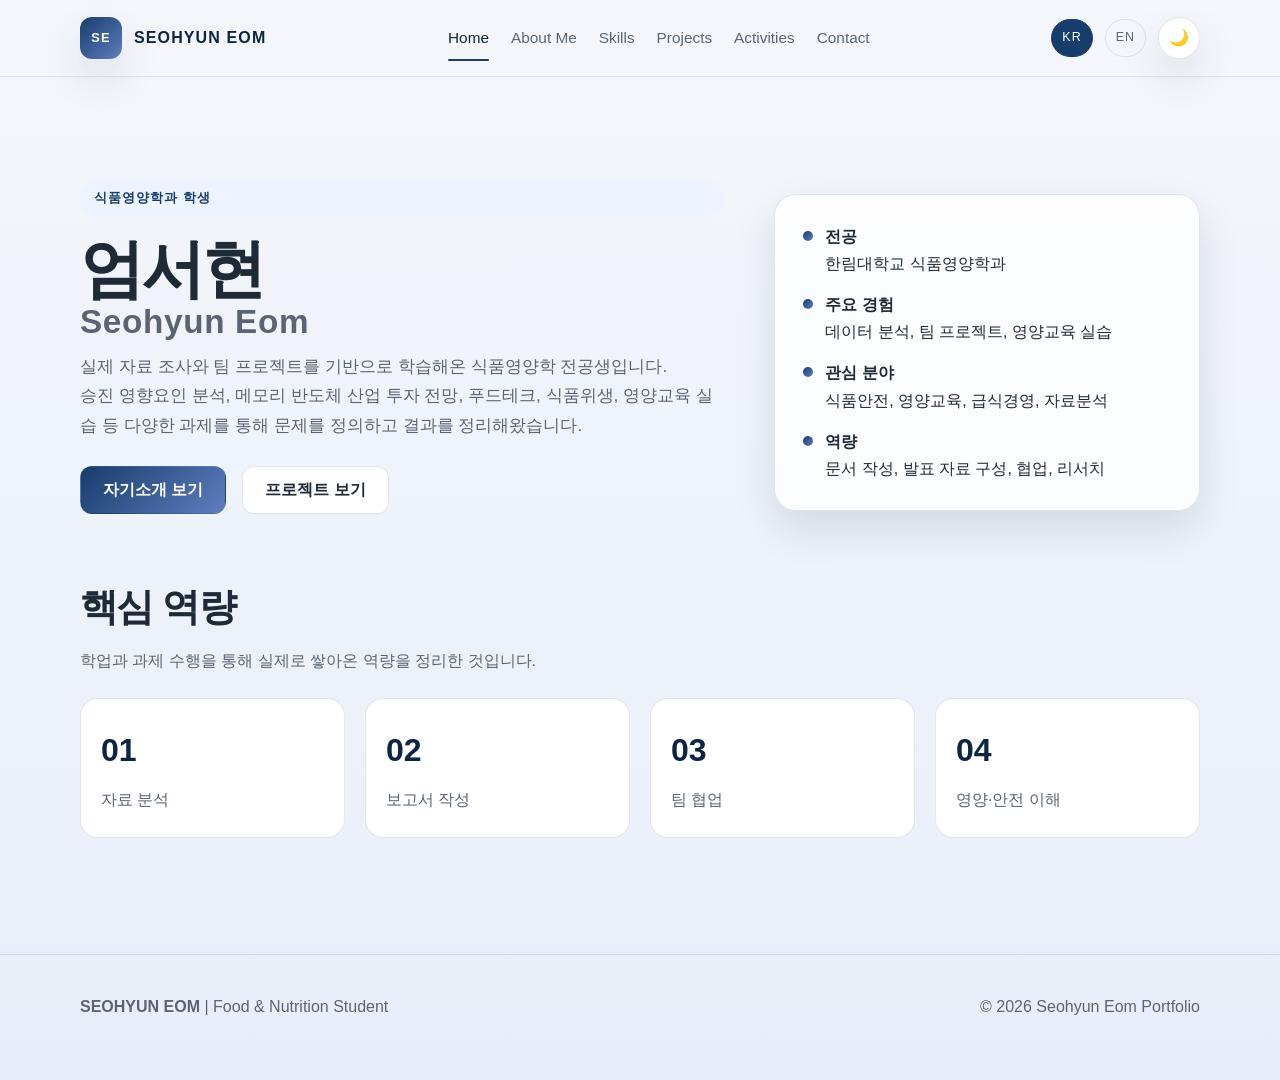
<file: index.html>
<!DOCTYPE html>
<html lang="ko">
  <head>
    <meta charset="UTF-8" />
    <meta name="viewport" content="width=device-width, initial-scale=1.0" />
    <title>Seohyun Eom | Portfolio</title>
    <meta name="description" content="엄서현의 실제 학습 및 프로젝트 경험을 바탕으로 한 식품영양학 포트폴리오입니다." />
    <link rel="stylesheet" href="assets/css/styles.css" />
  </head>
  <body data-theme="light" data-lang="ko">
    <header class="topbar">
      <div class="container nav">
        <a class="brand" href="index.html">
          <span class="brand-mark">SE</span>
          <span>SEOHYUN EOM</span>
        </a>

        <nav class="nav-links" aria-label="Main navigation">
          <a href="index.html" class="active">Home</a>
          <a href="about.html">About Me</a>
          <a href="skills.html">Skills</a>
          <a href="projects.html">Projects</a>
          <a href="activities.html">Activities</a>
          <a href="contact.html">Contact</a>
        </nav>

        <div class="header-actions">
          <button class="lang-switch is-active" type="button" data-lang-toggle="ko">KR</button>
          <button class="lang-switch" type="button" data-lang-toggle="en">EN</button>
          <button class="theme-button" type="button" data-theme-toggle aria-label="Toggle theme">🌙</button>
        </div>
      </div>
    </header>

    <main>
      <section class="container hero">
        <div class="hero-copy">
          <span class="eyebrow lang-ko">식품영양학과 학생</span>
          <span class="eyebrow lang-en">Nutrition & Food Science Student</span>

          <h1>
            엄서현
            <span>Seohyun Eom</span>
          </h1>

          <p class="lang-ko">
            실제 자료 조사와 팀 프로젝트를 기반으로 학습해온 식품영양학 전공생입니다.<br />
            승진 영향요인 분석, 메모리 반도체 산업 투자 전망, 푸드테크, 식품위생, 영양교육 실습 등 다양한 과제를 통해 문제를 정의하고 결과를 정리해왔습니다.
          </p>
          <p class="lang-en">
            I am a food and nutrition major who has grown by working on real research and team projects.<br />
            I have explored topics such as promotion-factor analysis, semiconductor investment outlook, food tech, food hygiene, and nutrition education through practical assignments and reporting.
          </p>

          <div class="hero-actions">
            <a class="primary-button" href="about.html">
              <span class="lang-ko">자기소개 보기</span>
              <span class="lang-en">View profile</span>
            </a>
            <a class="secondary-button" href="projects.html">
              <span class="lang-ko">프로젝트 보기</span>
              <span class="lang-en">See projects</span>
            </a>
          </div>
        </div>

        <aside class="hero-panel">
          <ul class="info-list">
            <li>
              <span class="dot"></span>
              <span class="lang-ko"><strong>전공</strong><br />한림대학교 식품영양학과</span>
              <span class="lang-en"><strong>Major</strong><br />Department of Food and Nutrition, Hallym University</span>
            </li>
            <li>
              <span class="dot"></span>
              <span class="lang-ko"><strong>주요 경험</strong><br />데이터 분석, 팀 프로젝트, 영양교육 실습</span>
              <span class="lang-en"><strong>Key experience</strong><br />Data analysis, team projects, nutrition education practice</span>
            </li>
            <li>
              <span class="dot"></span>
              <span class="lang-ko"><strong>관심 분야</strong><br />식품안전, 영양교육, 급식경영, 자료분석</span>
              <span class="lang-en"><strong>Interests</strong><br />Food safety, nutrition education, food service management, data analysis</span>
            </li>
            <li>
              <span class="dot"></span>
              <span class="lang-ko"><strong>역량</strong><br />문서 작성, 발표 자료 구성, 협업, 리서치</span>
              <span class="lang-en"><strong>Strengths</strong><br />Documentation, presentation design, collaboration, research</span>
            </li>
          </ul>
        </aside>
      </section>

      <section class="container section">
        <div class="section-heading">
          <h2 class="lang-ko">핵심 역량</h2>
          <h2 class="lang-en">Core strengths</h2>
          <p class="lang-ko">학업과 과제 수행을 통해 실제로 쌓아온 역량을 정리한 것입니다.</p>
          <p class="lang-en">A summary of strengths built through academic work and practical assignments.</p>
        </div>

        <div class="metrics-grid">
          <div class="metric-card">
            <strong>01</strong>
            <span class="lang-ko">자료 분석</span>
            <span class="lang-en">Data analysis</span>
          </div>
          <div class="metric-card">
            <strong>02</strong>
            <span class="lang-ko">보고서 작성</span>
            <span class="lang-en">Report writing</span>
          </div>
          <div class="metric-card">
            <strong>03</strong>
            <span class="lang-ko">팀 협업</span>
            <span class="lang-en">Teamwork</span>
          </div>
          <div class="metric-card">
            <strong>04</strong>
            <span class="lang-ko">영양·안전 이해</span>
            <span class="lang-en">Nutrition & safety</span>
          </div>
        </div>
      </section>
    </main>

    <footer>
      <div class="container footer-inner">
        <div>
          <strong>SEOHYUN EOM</strong>
          <span> | Food & Nutrition Student</span>
        </div>
        <div>© 2026 Seohyun Eom Portfolio</div>
      </div>
    </footer>

    <script src="assets/js/main.js"></script>
  </body>
</html>
</file>
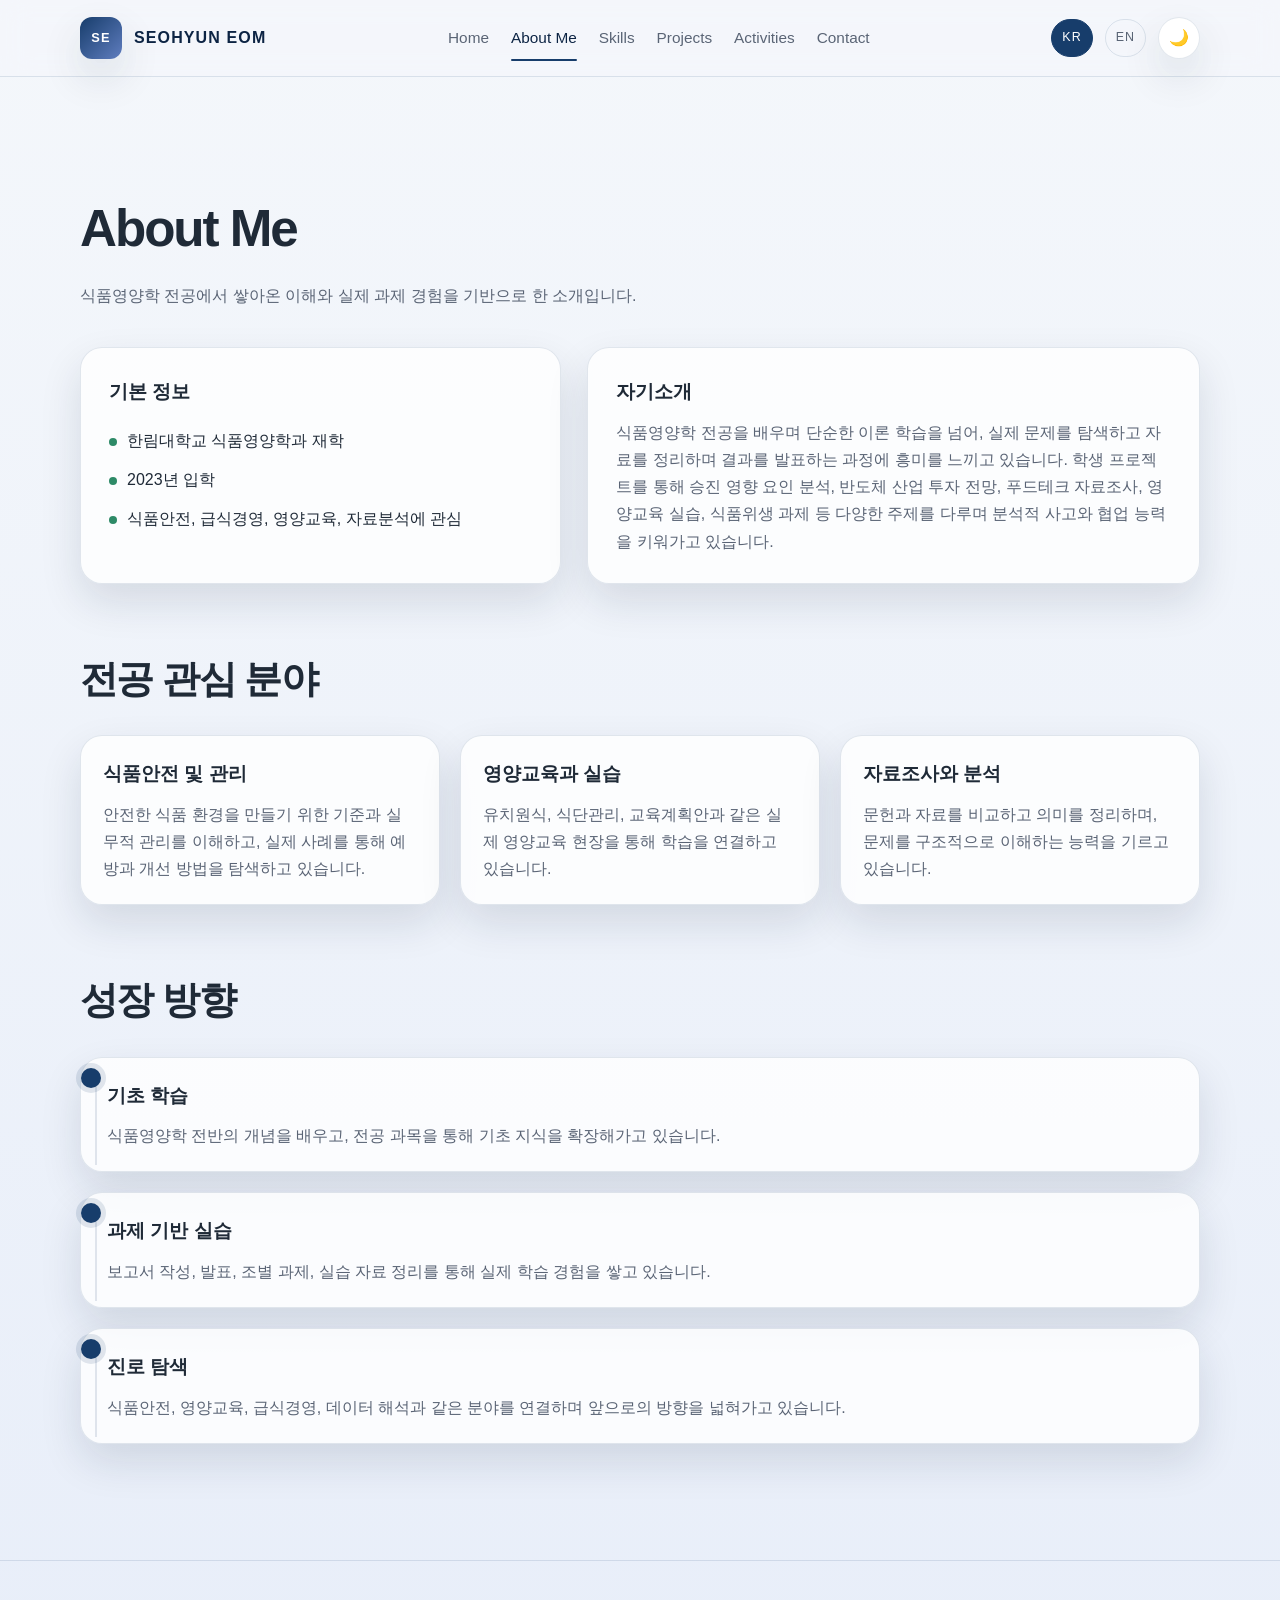
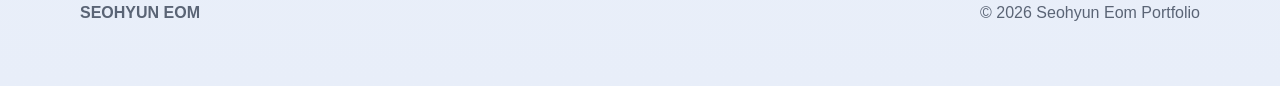
<file: about.html>
<!DOCTYPE html>
<html lang="ko">
  <head>
    <meta charset="UTF-8" />
    <meta name="viewport" content="width=device-width, initial-scale=1.0" />
    <title>About Me | Seohyun Eom</title>
    <meta name="description" content="엄서현의 학습 경로와 실제 과제 기반 경험을 정리한 자기소개 페이지입니다." />
    <link rel="stylesheet" href="assets/css/styles.css" />
  </head>
  <body data-theme="light" data-lang="ko">
    <header class="topbar">
      <div class="container nav">
        <a class="brand" href="index.html">
          <span class="brand-mark">SE</span>
          <span>SEOHYUN EOM</span>
        </a>
        <nav class="nav-links" aria-label="Main navigation">
          <a href="index.html">Home</a>
          <a href="about.html" class="active">About Me</a>
          <a href="skills.html">Skills</a>
          <a href="projects.html">Projects</a>
          <a href="activities.html">Activities</a>
          <a href="contact.html">Contact</a>
        </nav>
        <div class="header-actions">
          <button class="lang-switch is-active" type="button" data-lang-toggle="ko">KR</button>
          <button class="lang-switch" type="button" data-lang-toggle="en">EN</button>
          <button class="theme-button" type="button" data-theme-toggle aria-label="Toggle theme">🌙</button>
        </div>
      </div>
    </header>

    <main>
      <section class="container page-header">
        <h1 class="lang-ko">About Me</h1>
        <h1 class="lang-en">About Me</h1>
        <p class="lang-ko">식품영양학 전공에서 쌓아온 이해와 실제 과제 경험을 기반으로 한 소개입니다.</p>
        <p class="lang-en">An introduction grounded in my food and nutrition studies and hands-on project experience.</p>
      </section>

      <section class="container section">
        <div class="profile-layout">
          <aside class="profile-box">
            <h3 class="lang-ko">기본 정보</h3>
            <h3 class="lang-en">Profile</h3>
            <ul>
              <li class="lang-ko">한림대학교 식품영양학과 재학</li>
              <li class="lang-en">Student in the Department of Food and Nutrition, Hallym University</li>
              <li class="lang-ko">2023년 입학</li>
              <li class="lang-en">Enrolled in 2023</li>
              <li class="lang-ko">식품안전, 급식경영, 영양교육, 자료분석에 관심</li>
              <li class="lang-en">Interested in food safety, food service management, nutrition education, and data analysis</li>
            </ul>
          </aside>

          <div class="profile-box">
            <h3 class="lang-ko">자기소개</h3>
            <h3 class="lang-en">Introduction</h3>
            <p class="lang-ko">
              식품영양학 전공을 배우며 단순한 이론 학습을 넘어, 실제 문제를 탐색하고 자료를 정리하며 결과를 발표하는 과정에 흥미를 느끼고 있습니다.
              학생 프로젝트를 통해 승진 영향 요인 분석, 반도체 산업 투자 전망, 푸드테크 자료조사, 영양교육 실습, 식품위생 과제 등 다양한 주제를 다루며 분석적 사고와 협업 능력을 키워가고 있습니다.
            </p>
            <p class="lang-en">
              While studying food and nutrition, I became interested in going beyond theory and exploring real issues by collecting data, organizing findings, and presenting outcomes.
              Through student projects, I have worked on topics such as promotion-factor analysis, semiconductor industry investment outlook, food-tech research, nutrition education practice, and food hygiene reports, which strengthened both analytical thinking and teamwork.
            </p>
          </div>
        </div>
      </section>

      <section class="container section">
        <div class="section-heading">
          <h2 class="lang-ko">전공 관심 분야</h2>
          <h2 class="lang-en">Academic interests</h2>
        </div>

        <div class="value-grid">
          <article class="info-card">
            <h3 class="lang-ko">식품안전 및 관리</h3>
            <h3 class="lang-en">Food safety and management</h3>
            <p class="lang-ko">안전한 식품 환경을 만들기 위한 기준과 실무적 관리를 이해하고, 실제 사례를 통해 예방과 개선 방법을 탐색하고 있습니다.</p>
            <p class="lang-en">I am learning the standards and practical measures needed to maintain safe food environments and exploring prevention strategies through real cases.</p>
          </article>
          <article class="info-card">
            <h3 class="lang-ko">영양교육과 실습</h3>
            <h3 class="lang-en">Nutrition education and practice</h3>
            <p class="lang-ko">유치원식, 식단관리, 교육계획안과 같은 실제 영양교육 현장을 통해 학습을 연결하고 있습니다.</p>
            <p class="lang-en">I connect classroom learning with real nutrition education settings such as child nutrition plans, meal management, and educational programs.</p>
          </article>
          <article class="info-card">
            <h3 class="lang-ko">자료조사와 분석</h3>
            <h3 class="lang-en">Research and analysis</h3>
            <p class="lang-ko">문헌과 자료를 비교하고 의미를 정리하며, 문제를 구조적으로 이해하는 능력을 기르고 있습니다.</p>
            <p class="lang-en">I am developing the ability to compare sources, summarize meaning, and understand problems in a structured way.</p>
          </article>
        </div>
      </section>

      <section class="container section">
        <div class="section-heading">
          <h2 class="lang-ko">성장 방향</h2>
          <h2 class="lang-en">Growth direction</h2>
        </div>

        <div class="timeline">
          <article class="timeline-item">
            <span class="year"></span>
            <h3 class="lang-ko">기초 학습</h3>
            <h3 class="lang-en">Foundational learning</h3>
            <p class="lang-ko">식품영양학 전반의 개념을 배우고, 전공 과목을 통해 기초 지식을 확장해가고 있습니다.</p>
            <p class="lang-en">Expanding foundational knowledge through core concepts and major coursework.</p>
          </article>

          <article class="timeline-item">
            <span class="year"></span>
            <h3 class="lang-ko">과제 기반 실습</h3>
            <h3 class="lang-en">Project-based practice</h3>
            <p class="lang-ko">보고서 작성, 발표, 조별 과제, 실습 자료 정리를 통해 실제 학습 경험을 쌓고 있습니다.</p>
            <p class="lang-en">Gaining practical experience through reports, presentations, group assignments, and practice-based documentation.</p>
          </article>

          <article class="timeline-item">
            <span class="year"></span>
            <h3 class="lang-ko">진로 탐색</h3>
            <h3 class="lang-en">Career exploration</h3>
            <p class="lang-ko">식품안전, 영양교육, 급식경영, 데이터 해석과 같은 분야를 연결하며 앞으로의 방향을 넓혀가고 있습니다.</p>
            <p class="lang-en">Broadening my direction by connecting food safety, nutrition education, service management, and data interpretation.</p>
          </article>
        </div>
      </section>
    </main>

    <footer>
      <div class="container footer-inner">
        <div><strong>SEOHYUN EOM</strong></div>
        <div>© 2026 Seohyun Eom Portfolio</div>
      </div>
    </footer>

    <script src="assets/js/main.js"></script>
  </body>
</html>
</file>
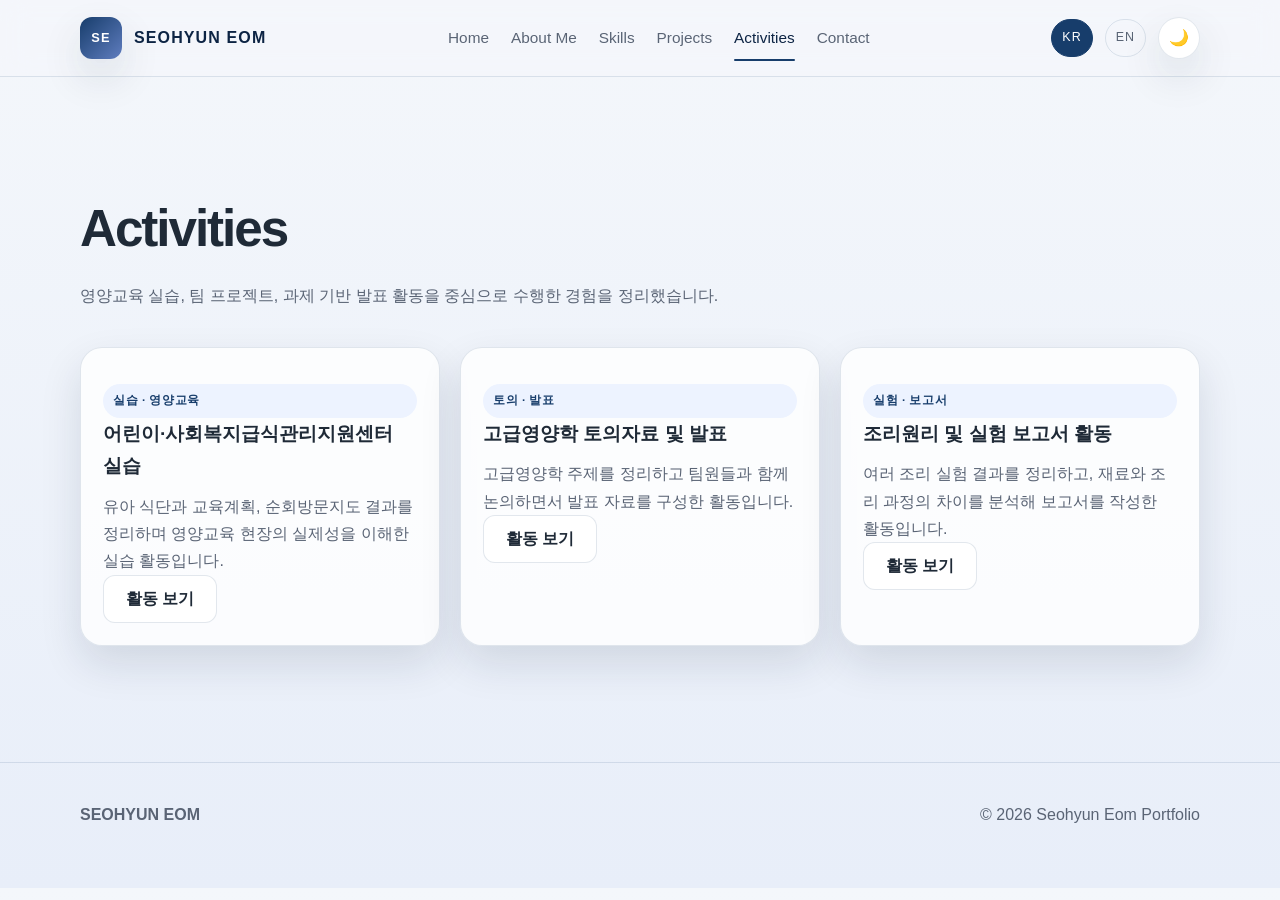
<file: activities.html>
<!DOCTYPE html>
<html lang="ko">
  <head>
    <meta charset="UTF-8" />
    <meta name="viewport" content="width=device-width, initial-scale=1.0" />
    <title>Activities | Seohyun Eom</title>
    <meta name="description" content="실제 학습과 실습을 통해 수행한 활동과 협업 경험을 정리한 페이지입니다." />
    <link rel="stylesheet" href="assets/css/styles.css" />
  </head>
  <body data-theme="light" data-lang="ko">
    <header class="topbar">
      <div class="container nav">
        <a class="brand" href="index.html">
          <span class="brand-mark">SE</span>
          <span>SEOHYUN EOM</span>
        </a>
        <nav class="nav-links" aria-label="Main navigation">
          <a href="index.html">Home</a>
          <a href="about.html">About Me</a>
          <a href="skills.html">Skills</a>
          <a href="projects.html">Projects</a>
          <a href="activities.html" class="active">Activities</a>
          <a href="contact.html">Contact</a>
        </nav>
        <div class="header-actions">
          <button class="lang-switch is-active" type="button" data-lang-toggle="ko">KR</button>
          <button class="lang-switch" type="button" data-lang-toggle="en">EN</button>
          <button class="theme-button" type="button" data-theme-toggle aria-label="Toggle theme">🌙</button>
        </div>
      </div>
    </header>

    <main>
      <section class="container page-header">
        <h1 class="lang-ko">Activities</h1>
        <h1 class="lang-en">Activities</h1>
        <p class="lang-ko">영양교육 실습, 팀 프로젝트, 과제 기반 발표 활동을 중심으로 수행한 경험을 정리했습니다.</p>
        <p class="lang-en">A summary of my nutrition education practice, team projects, and assignment-based presentations.</p>
      </section>

      <section class="container section">
        <div id="activities-grid" class="activity-grid"></div>
      </section>
    </main>

    <footer>
      <div class="container footer-inner">
        <div><strong>SEOHYUN EOM</strong></div>
        <div>© 2026 Seohyun Eom Portfolio</div>
      </div>
    </footer>

    <script src="assets/js/main.js"></script>
  </body>
</html>
</file>
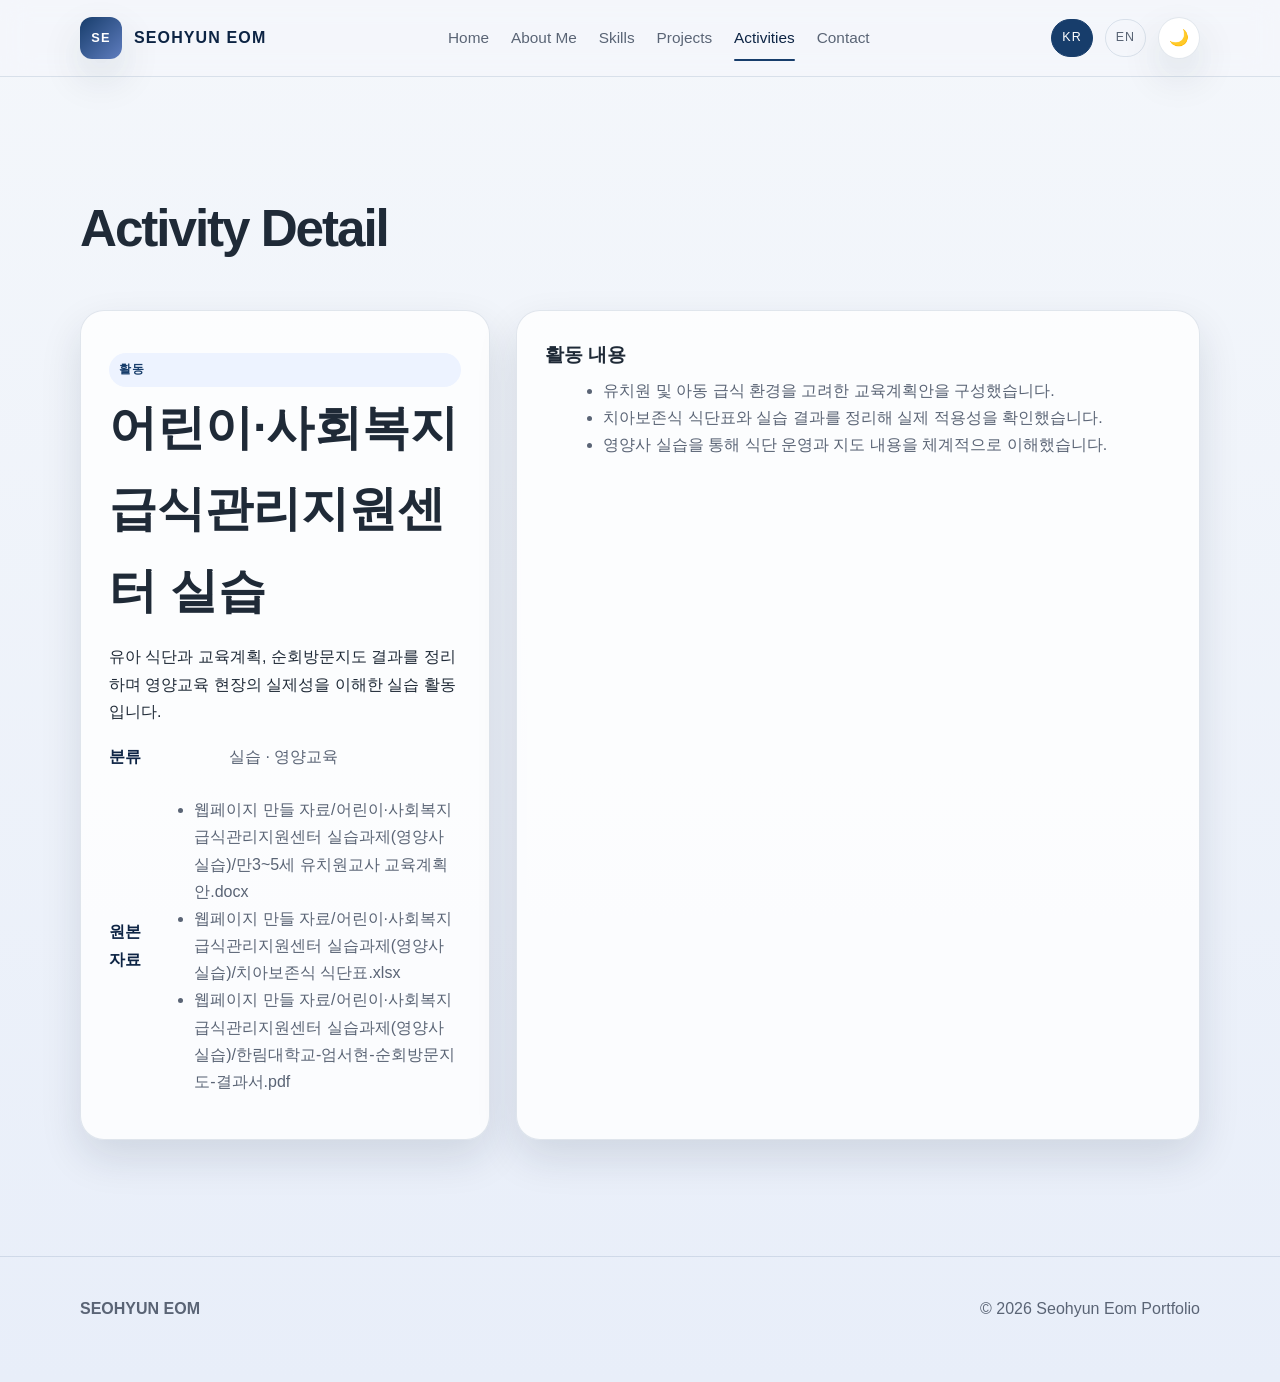
<file: activity-detail.html>
<!DOCTYPE html>
<html lang="ko">
  <head>
    <meta charset="UTF-8" />
    <meta name="viewport" content="width=device-width, initial-scale=1.0" />
    <title>Activity Detail | Seohyun Eom</title>
    <meta name="description" content="활동 상세 정보를 보여주는 페이지입니다." />
    <link rel="stylesheet" href="assets/css/styles.css" />
  </head>
  <body data-theme="light" data-lang="ko">
    <header class="topbar">
      <div class="container nav">
        <a class="brand" href="index.html">
          <span class="brand-mark">SE</span>
          <span>SEOHYUN EOM</span>
        </a>
        <nav class="nav-links" aria-label="Main navigation">
          <a href="index.html">Home</a>
          <a href="about.html">About Me</a>
          <a href="skills.html">Skills</a>
          <a href="projects.html">Projects</a>
          <a href="activities.html" class="active">Activities</a>
          <a href="contact.html">Contact</a>
        </nav>
        <div class="header-actions">
          <button class="lang-switch is-active" type="button" data-lang-toggle="ko">KR</button>
          <button class="lang-switch" type="button" data-lang-toggle="en">EN</button>
          <button class="theme-button" type="button" data-theme-toggle aria-label="Toggle theme">🌙</button>
        </div>
      </div>
    </header>

    <main>
      <section class="container page-header">
        <h1 class="lang-ko">Activity Detail</h1>
        <h1 class="lang-en">Activity Detail</h1>
      </section>

      <section class="container section detail-layout">
        <aside class="detail-panel">
          <span class="pill lang-ko">활동</span>
          <span class="pill lang-en">Activity</span>
          <h2 data-detail-title></h2>
          <div data-detail-summary></div>
          <div class="meta-list">
            <div class="meta-item">
              <span class="meta-key lang-ko">분류</span>
              <span class="meta-key lang-en">Category</span>
              <span class="lang-ko" data-detail-category-ko>학습·협업 활동</span>
              <span class="lang-en" data-detail-category-en>Learning and collaboration</span>
            </div>
            <div class="meta-item">
              <span class="meta-key lang-ko">원본 자료</span>
              <span class="meta-key lang-en">Source files</span>
              <ul data-detail-sources></ul>
            </div>
          </div>
        </aside>

        <section class="detail-panel">
          <div class="detail-content">
            <div>
              <h3 class="lang-ko">활동 내용</h3>
              <h3 class="lang-en">Main points</h3>
              <ul data-detail-list></ul>
            </div>
          </div>
        </section>
      </section>
    </main>

    <footer>
      <div class="container footer-inner">
        <div><strong>SEOHYUN EOM</strong></div>
        <div>© 2026 Seohyun Eom Portfolio</div>
      </div>
    </footer>

    <script src="assets/js/main.js"></script>
  </body>
</html>
</file>
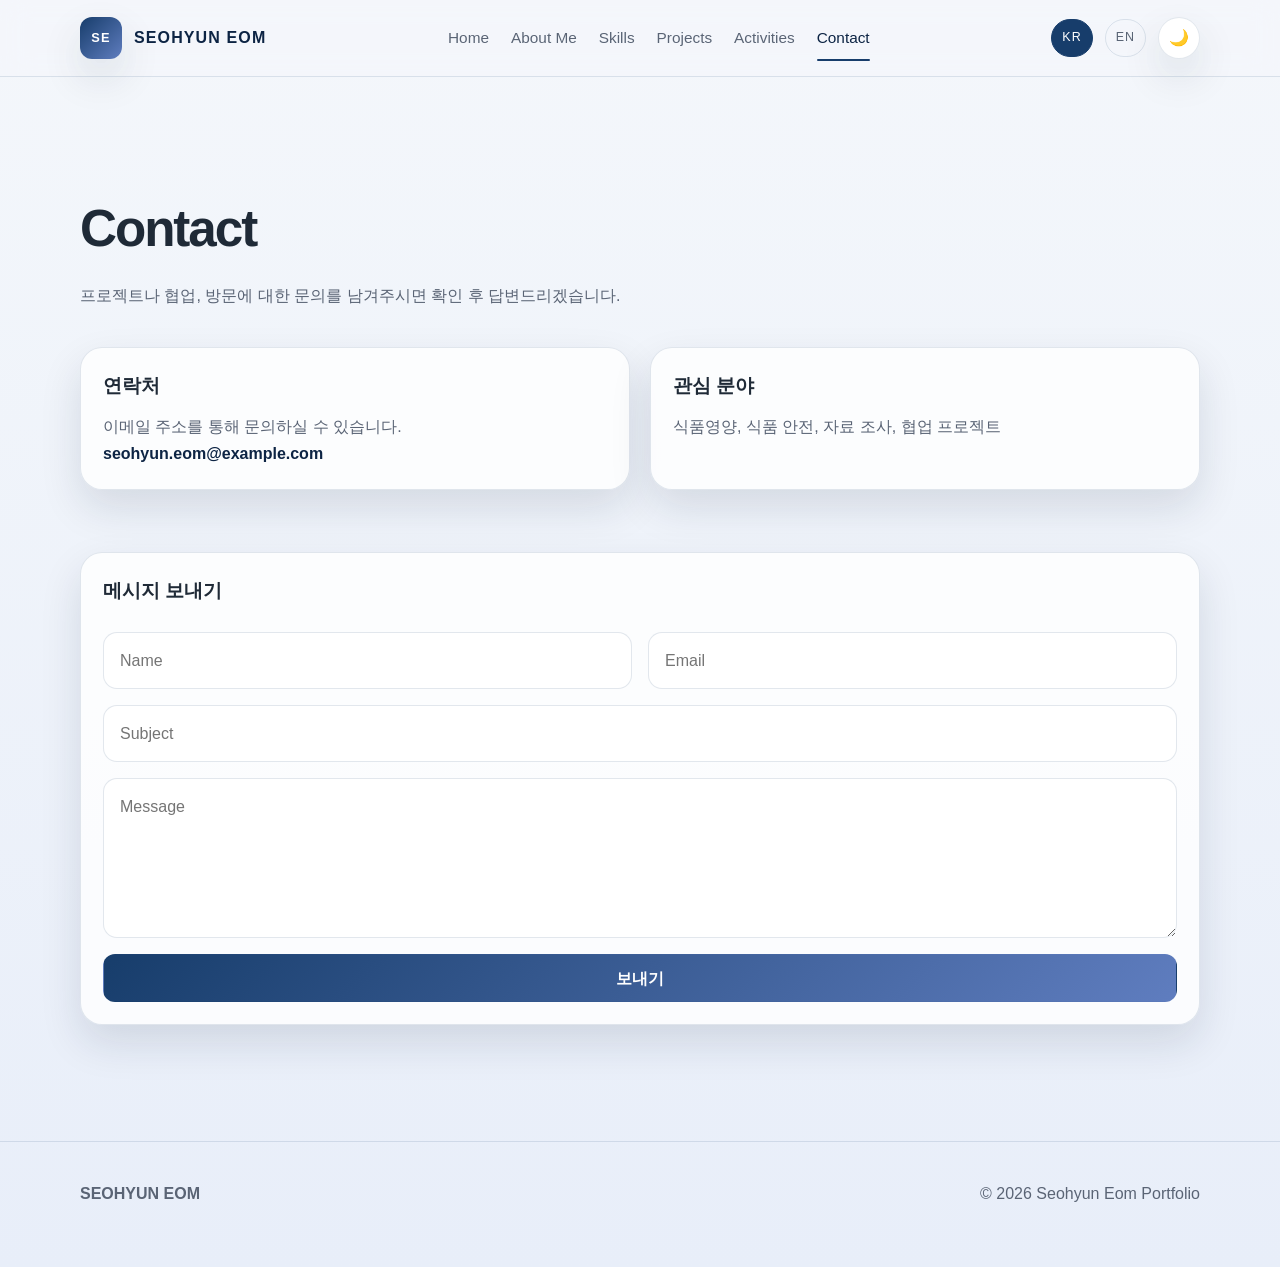
<file: contact.html>
<!DOCTYPE html>
<html lang="ko">
  <head>
    <meta charset="UTF-8" />
    <meta name="viewport" content="width=device-width, initial-scale=1.0" />
    <title>Contact | Seohyun Eom</title>
    <meta name="description" content="엄서현 포트폴리오의 연락 페이지입니다." />
    <link rel="stylesheet" href="assets/css/styles.css" />
  </head>
  <body data-theme="light" data-lang="ko">
    <header class="topbar">
      <div class="container nav">
        <a class="brand" href="index.html">
          <span class="brand-mark">SE</span>
          <span>SEOHYUN EOM</span>
        </a>
        <nav class="nav-links" aria-label="Main navigation">
          <a href="index.html">Home</a>
          <a href="about.html">About Me</a>
          <a href="skills.html">Skills</a>
          <a href="projects.html">Projects</a>
          <a href="activities.html">Activities</a>
          <a href="contact.html" class="active">Contact</a>
        </nav>
        <div class="header-actions">
          <button class="lang-switch is-active" type="button" data-lang-toggle="ko">KR</button>
          <button class="lang-switch" type="button" data-lang-toggle="en">EN</button>
          <button class="theme-button" type="button" data-theme-toggle aria-label="Toggle theme">🌙</button>
        </div>
      </div>
    </header>

    <main>
      <section class="container page-header">
        <h1 class="lang-ko">Contact</h1>
        <h1 class="lang-en">Contact</h1>
        <p class="lang-ko">프로젝트나 협업, 방문에 대한 문의를 남겨주시면 확인 후 답변드리겠습니다.</p>
        <p class="lang-en">Please send a message for inquiries about projects, collaboration, or visits.</p>
      </section>

      <section class="container section contact-grid">
        <article class="contact-card">
          <h3 class="lang-ko">연락처</h3>
          <h3 class="lang-en">Contact info</h3>
          <p class="lang-ko">이메일 주소를 통해 문의하실 수 있습니다.</p>
          <p class="lang-en">You can reach me by email.</p>
          <a href="mailto:seohyun.eom@example.com">seohyun.eom@example.com</a>
        </article>

        <article class="contact-card">
          <h3 class="lang-ko">관심 분야</h3>
          <h3 class="lang-en">Areas of interest</h3>
          <p class="lang-ko">식품영양, 식품 안전, 자료 조사, 협업 프로젝트</p>
          <p class="lang-en">Food and nutrition, food safety, research, and collaborative projects</p>
        </article>
      </section>

      <section class="container section">
        <div class="contact-card">
          <h3 class="lang-ko">메시지 보내기</h3>
          <h3 class="lang-en">Send a message</h3>
          <form class="form-box" action="mailto:seohyun.eom@example.com" method="post" enctype="text/plain">
            <div class="form-row">
              <input type="text" name="name" placeholder="Name" aria-label="Name" />
              <input type="email" name="email" placeholder="Email" aria-label="Email" />
            </div>
            <input type="text" name="subject" placeholder="Subject" aria-label="Subject" />
            <textarea name="message" placeholder="Message" aria-label="Message"></textarea>
            <button class="primary-button" type="submit">
              <span class="lang-ko">보내기</span>
              <span class="lang-en">Send</span>
            </button>
          </form>
        </div>
      </section>
    </main>

    <footer>
      <div class="container footer-inner">
        <div><strong>SEOHYUN EOM</strong></div>
        <div>© 2026 Seohyun Eom Portfolio</div>
      </div>
    </footer>

    <script src="assets/js/main.js"></script>
  </body>
</html>
</file>
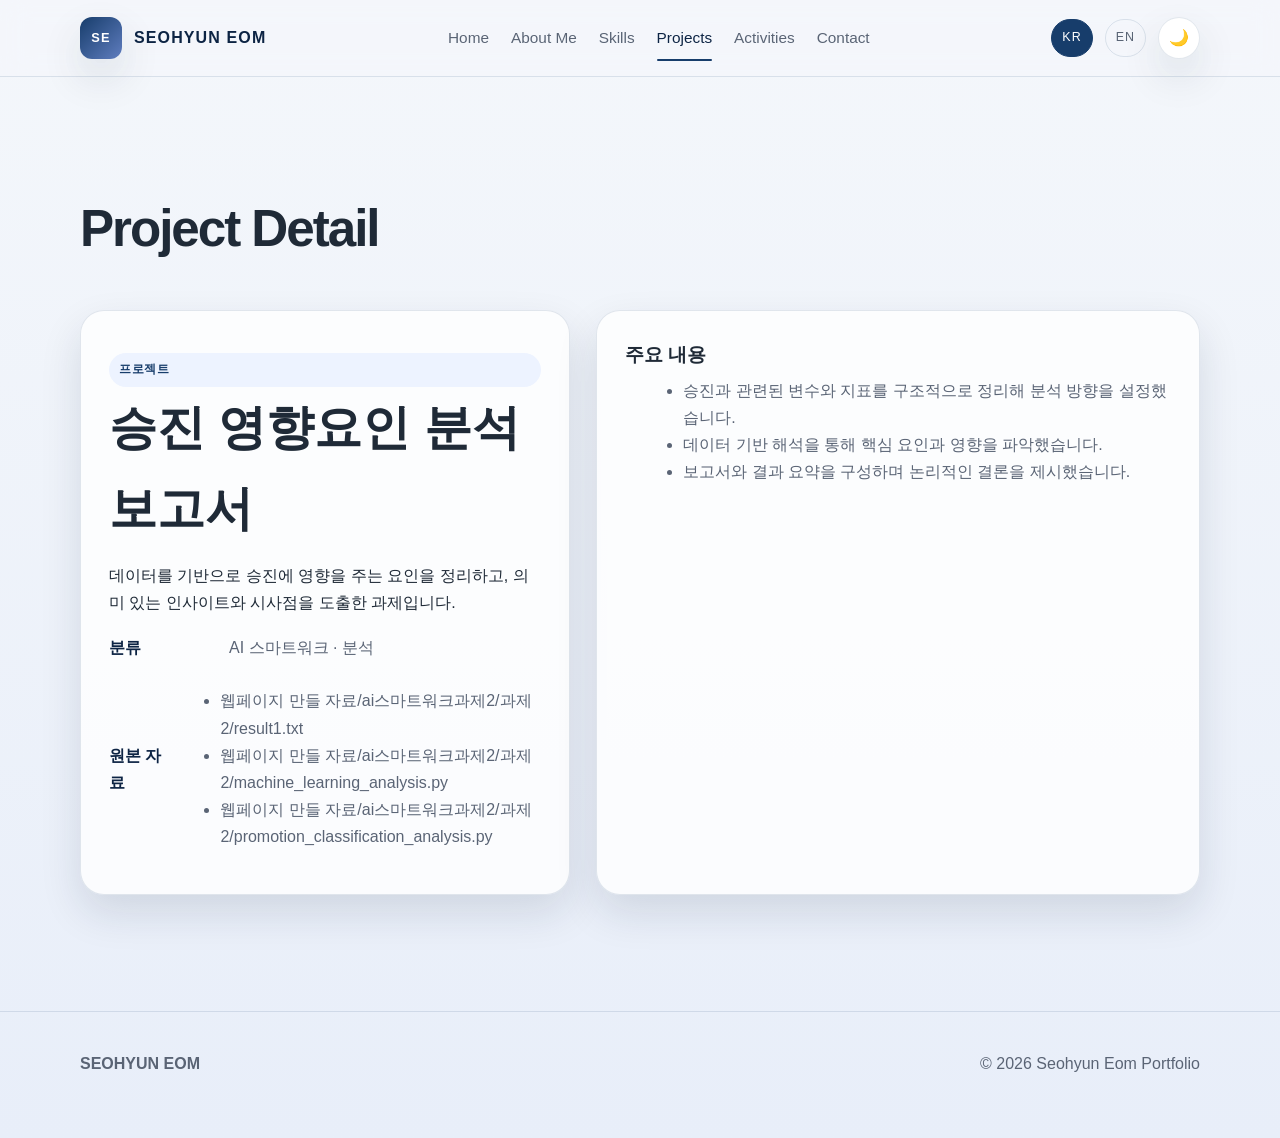
<file: project-detail.html>
<!DOCTYPE html>
<html lang="ko">
  <head>
    <meta charset="UTF-8" />
    <meta name="viewport" content="width=device-width, initial-scale=1.0" />
    <title>Project Detail | Seohyun Eom</title>
    <meta name="description" content="프로젝트 상세 정보를 보여주는 페이지입니다." />
    <link rel="stylesheet" href="assets/css/styles.css" />
  </head>
  <body data-theme="light" data-lang="ko">
    <header class="topbar">
      <div class="container nav">
        <a class="brand" href="index.html">
          <span class="brand-mark">SE</span>
          <span>SEOHYUN EOM</span>
        </a>
        <nav class="nav-links" aria-label="Main navigation">
          <a href="index.html">Home</a>
          <a href="about.html">About Me</a>
          <a href="skills.html">Skills</a>
          <a href="projects.html" class="active">Projects</a>
          <a href="activities.html">Activities</a>
          <a href="contact.html">Contact</a>
        </nav>
        <div class="header-actions">
          <button class="lang-switch is-active" type="button" data-lang-toggle="ko">KR</button>
          <button class="lang-switch" type="button" data-lang-toggle="en">EN</button>
          <button class="theme-button" type="button" data-theme-toggle aria-label="Toggle theme">🌙</button>
        </div>
      </div>
    </header>

    <main>
      <section class="container page-header">
        <h1 class="lang-ko">Project Detail</h1>
        <h1 class="lang-en">Project Detail</h1>
      </section>

      <section class="container section detail-layout">
        <aside class="detail-panel">
          <span class="pill lang-ko">프로젝트</span>
          <span class="pill lang-en">Project</span>
          <h2 data-detail-title></h2>
          <div data-detail-summary></div>
          <div class="meta-list">
            <div class="meta-item">
              <span class="meta-key lang-ko">분류</span>
              <span class="meta-key lang-en">Category</span>
              <span class="lang-ko" data-detail-category-ko>식품·영양 관련</span>
              <span class="lang-en" data-detail-category-en>Food & nutrition</span>
            </div>
            <div class="meta-item">
              <span class="meta-key lang-ko">원본 자료</span>
              <span class="meta-key lang-en">Source files</span>
              <ul data-detail-sources></ul>
            </div>
          </div>
        </aside>

        <section class="detail-panel">
          <div class="detail-content">
            <div>
              <h3 class="lang-ko">주요 내용</h3>
              <h3 class="lang-en">Highlights</h3>
              <ul data-detail-list></ul>
            </div>
          </div>
        </section>
      </section>
    </main>

    <footer>
      <div class="container footer-inner">
        <div><strong>SEOHYUN EOM</strong></div>
        <div>© 2026 Seohyun Eom Portfolio</div>
      </div>
    </footer>

    <script src="assets/js/main.js"></script>
  </body>
</html>
</file>
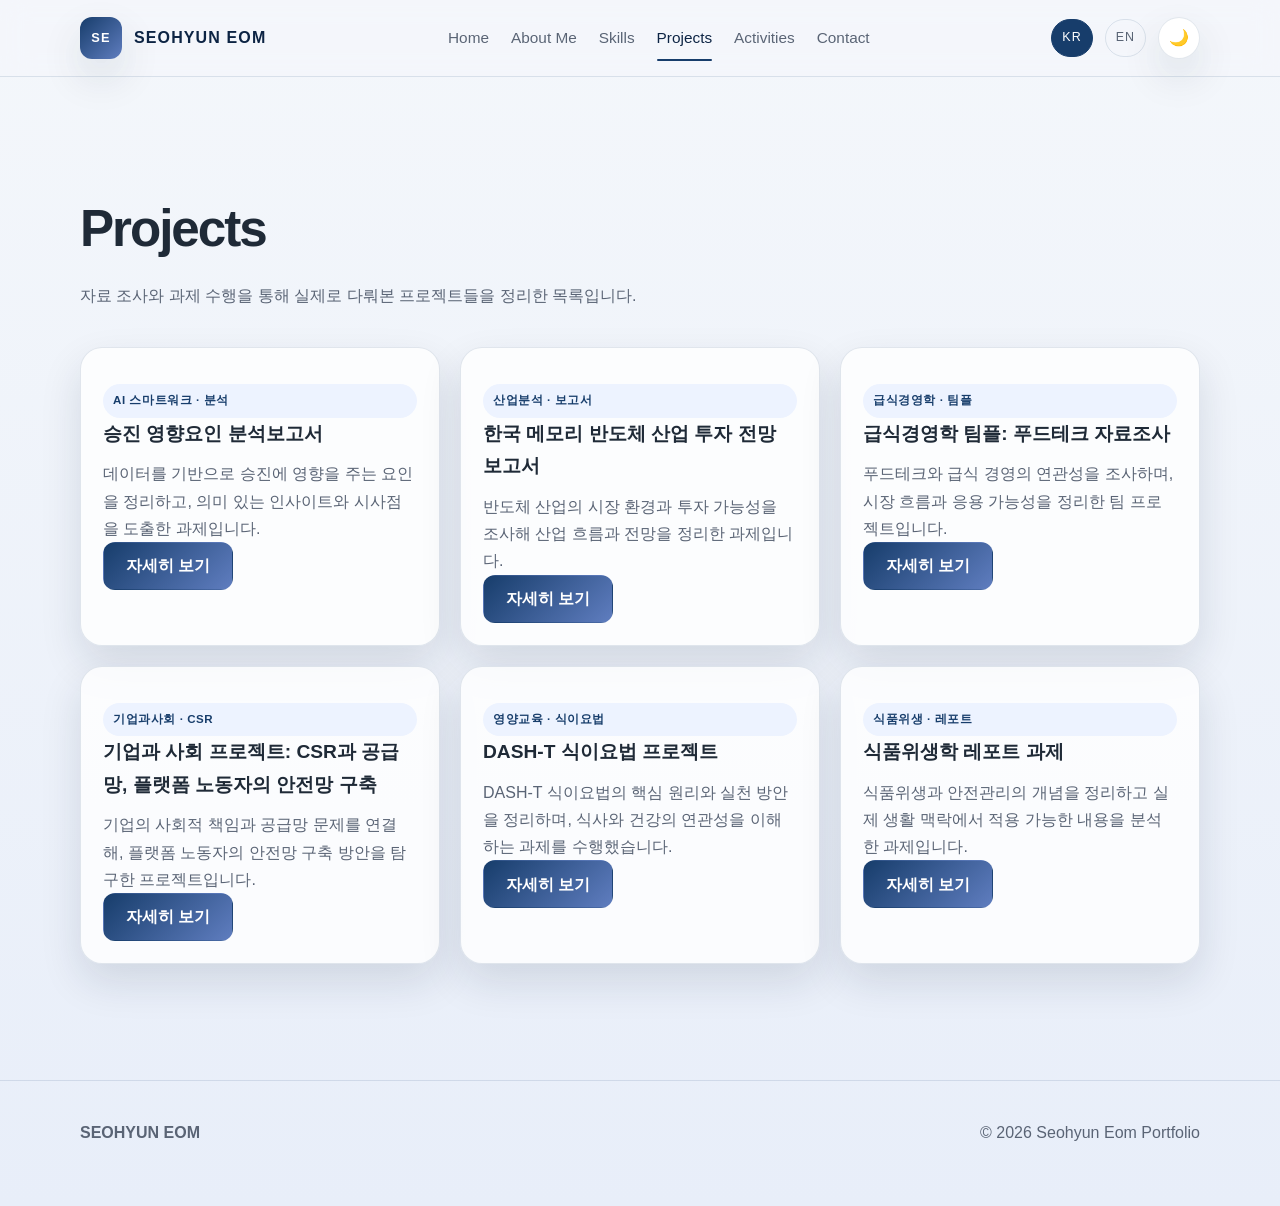
<file: projects.html>
<!DOCTYPE html>
<html lang="ko">
  <head>
    <meta charset="UTF-8" />
    <meta name="viewport" content="width=device-width, initial-scale=1.0" />
    <title>Projects | Seohyun Eom</title>
    <meta name="description" content="실제 자료 기반으로 수행한 프로젝트와 연구 경험을 정리한 포트폴리오 페이지입니다." />
    <link rel="stylesheet" href="assets/css/styles.css" />
  </head>
  <body data-theme="light" data-lang="ko">
    <header class="topbar">
      <div class="container nav">
        <a class="brand" href="index.html">
          <span class="brand-mark">SE</span>
          <span>SEOHYUN EOM</span>
        </a>
        <nav class="nav-links" aria-label="Main navigation">
          <a href="index.html">Home</a>
          <a href="about.html">About Me</a>
          <a href="skills.html">Skills</a>
          <a href="projects.html" class="active">Projects</a>
          <a href="activities.html">Activities</a>
          <a href="contact.html">Contact</a>
        </nav>
        <div class="header-actions">
          <button class="lang-switch is-active" type="button" data-lang-toggle="ko">KR</button>
          <button class="lang-switch" type="button" data-lang-toggle="en">EN</button>
          <button class="theme-button" type="button" data-theme-toggle aria-label="Toggle theme">🌙</button>
        </div>
      </div>
    </header>

    <main>
      <section class="container page-header">
        <h1 class="lang-ko">Projects</h1>
        <h1 class="lang-en">Projects</h1>
        <p class="lang-ko">자료 조사와 과제 수행을 통해 실제로 다뤄본 프로젝트들을 정리한 목록입니다.</p>
        <p class="lang-en">A portfolio of projects developed through research, study, and assignment-based work.</p>
      </section>

      <section class="container section">
        <div id="projects-grid" class="project-grid"></div>
      </section>
    </main>

    <footer>
      <div class="container footer-inner">
        <div><strong>SEOHYUN EOM</strong></div>
        <div>© 2026 Seohyun Eom Portfolio</div>
      </div>
    </footer>

    <script src="assets/js/main.js"></script>
  </body>
</html>
</file>
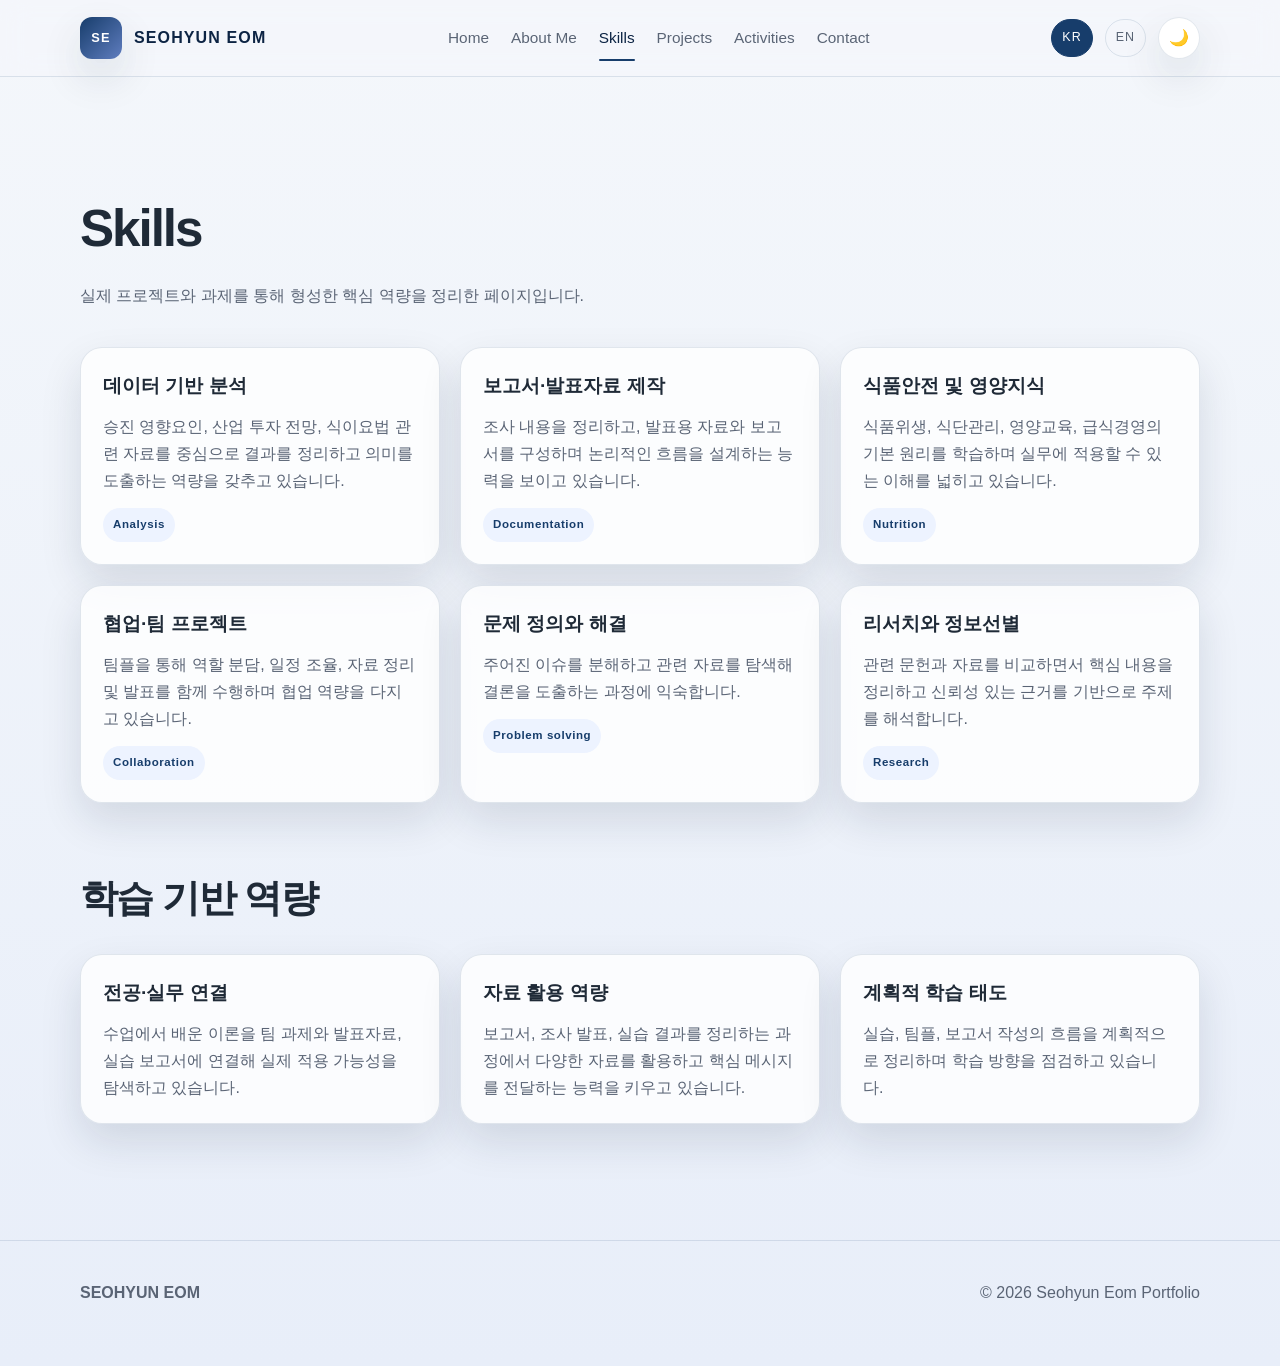
<file: skills.html>
<!DOCTYPE html>
<html lang="ko">
  <head>
    <meta charset="UTF-8" />
    <meta name="viewport" content="width=device-width, initial-scale=1.0" />
    <title>Skills | Seohyun Eom</title>
    <meta name="description" content="엄서현의 실제 학습과 프로젝트를 통해 형성한 역량과 분석력, 협업 역량을 정리한 페이지입니다." />
    <link rel="stylesheet" href="assets/css/styles.css" />
  </head>
  <body data-theme="light" data-lang="ko">
    <header class="topbar">
      <div class="container nav">
        <a class="brand" href="index.html">
          <span class="brand-mark">SE</span>
          <span>SEOHYUN EOM</span>
        </a>
        <nav class="nav-links" aria-label="Main navigation">
          <a href="index.html">Home</a>
          <a href="about.html">About Me</a>
          <a href="skills.html" class="active">Skills</a>
          <a href="projects.html">Projects</a>
          <a href="activities.html">Activities</a>
          <a href="contact.html">Contact</a>
        </nav>
        <div class="header-actions">
          <button class="lang-switch is-active" type="button" data-lang-toggle="ko">KR</button>
          <button class="lang-switch" type="button" data-lang-toggle="en">EN</button>
          <button class="theme-button" type="button" data-theme-toggle aria-label="Toggle theme">🌙</button>
        </div>
      </div>
    </header>

    <main>
      <section class="container page-header">
        <h1 class="lang-ko">Skills</h1>
        <h1 class="lang-en">Skills</h1>
        <p class="lang-ko">실제 프로젝트와 과제를 통해 형성한 핵심 역량을 정리한 페이지입니다.</p>
        <p class="lang-en">A summary of the core skills developed through real projects and assignments.</p>
      </section>

      <section class="container section">
        <div class="skill-grid">
          <article class="skill-card">
            <h3 class="lang-ko">데이터 기반 분석</h3>
            <h3 class="lang-en">Data-based analysis</h3>
            <p class="lang-ko">승진 영향요인, 산업 투자 전망, 식이요법 관련 자료를 중심으로 결과를 정리하고 의미를 도출하는 역량을 갖추고 있습니다.</p>
            <p class="lang-en">I can organize findings from datasets and research topics such as promotion factors, investment outlooks, and dietary therapy analyses.</p>
            <span class="skill-tag">Analysis</span>
          </article>

          <article class="skill-card">
            <h3 class="lang-ko">보고서·발표자료 제작</h3>
            <h3 class="lang-en">Report and presentation design</h3>
            <p class="lang-ko">조사 내용을 정리하고, 발표용 자료와 보고서를 구성하며 논리적인 흐름을 설계하는 능력을 보이고 있습니다.</p>
            <p class="lang-en">I can structure research findings into coherent reports and presentation materials with a clear narrative flow.</p>
            <span class="skill-tag">Documentation</span>
          </article>

          <article class="skill-card">
            <h3 class="lang-ko">식품안전 및 영양지식</h3>
            <h3 class="lang-en">Food safety and nutrition knowledge</h3>
            <p class="lang-ko">식품위생, 식단관리, 영양교육, 급식경영의 기본 원리를 학습하며 실무에 적용할 수 있는 이해를 넓히고 있습니다.</p>
            <p class="lang-en">I am expanding practical knowledge in food hygiene, meal management, nutrition education, and food service management.</p>
            <span class="skill-tag">Nutrition</span>
          </article>

          <article class="skill-card">
            <h3 class="lang-ko">협업·팀 프로젝트</h3>
            <h3 class="lang-en">Team collaboration</h3>
            <p class="lang-ko">팀플을 통해 역할 분담, 일정 조율, 자료 정리 및 발표를 함께 수행하며 협업 역량을 다지고 있습니다.</p>
            <p class="lang-en">My team project experience includes role sharing, scheduling, research consolidation, and joint presentation preparation.</p>
            <span class="skill-tag">Collaboration</span>
          </article>

          <article class="skill-card">
            <h3 class="lang-ko">문제 정의와 해결</h3>
            <h3 class="lang-en">Problem definition and solution</h3>
            <p class="lang-ko">주어진 이슈를 분해하고 관련 자료를 탐색해 결론을 도출하는 과정에 익숙합니다.</p>
            <p class="lang-en">I am comfortable decomposing issues, gathering relevant data, and deriving conclusions from evidence.</p>
            <span class="skill-tag">Problem solving</span>
          </article>

          <article class="skill-card">
            <h3 class="lang-ko">리서치와 정보선별</h3>
            <h3 class="lang-en">Research and source evaluation</h3>
            <p class="lang-ko">관련 문헌과 자료를 비교하면서 핵심 내용을 정리하고 신뢰성 있는 근거를 기반으로 주제를 해석합니다.</p>
            <p class="lang-en">I compare source materials, identify key points, and interpret subjects based on credible evidence.</p>
            <span class="skill-tag">Research</span>
          </article>
        </div>
      </section>

      <section class="container section">
        <div class="section-heading">
          <h2 class="lang-ko">학습 기반 역량</h2>
          <h2 class="lang-en">Learning-based strengths</h2>
        </div>

        <div class="value-grid">
          <article class="info-card">
            <h3 class="lang-ko">전공·실무 연결</h3>
            <h3 class="lang-en">Connecting theory to practice</h3>
            <p class="lang-ko">수업에서 배운 이론을 팀 과제와 발표자료, 실습 보고서에 연결해 실제 적용 가능성을 탐색하고 있습니다.</p>
            <p class="lang-en">I connect theory learned in class to projects, presentation materials, and practical reports to improve applicability.</p>
          </article>
          <article class="info-card">
            <h3 class="lang-ko">자료 활용 역량</h3>
            <h3 class="lang-en">Source utilization</h3>
            <p class="lang-ko">보고서, 조사 발표, 실습 결과를 정리하는 과정에서 다양한 자료를 활용하고 핵심 메시지를 전달하는 능력을 키우고 있습니다.</p>
            <p class="lang-en">I am strengthening my ability to use multiple sources to synthesize key messages in reports and presentations.</p>
          </article>
          <article class="info-card">
            <h3 class="lang-ko">계획적 학습 태도</h3>
            <h3 class="lang-en">Structured learning</h3>
            <p class="lang-ko">실습, 팀플, 보고서 작성의 흐름을 계획적으로 정리하며 학습 방향을 점검하고 있습니다.</p>
            <p class="lang-en">I maintain a structured learning approach by planning coursework, team projects, and report preparation as a connected process.</p>
          </article>
        </div>
      </section>
    </main>

    <footer>
      <div class="container footer-inner">
        <div><strong>SEOHYUN EOM</strong></div>
        <div>© 2026 Seohyun Eom Portfolio</div>
      </div>
    </footer>

    <script src="assets/js/main.js"></script>
  </body>
</html>
</file>
<file: assets/css/styles.css>
:root {
  --bg: #f4f7fb;
  --bg-strong: #e8eef9;
  --surface: rgba(255, 255, 255, 0.8);
  --surface-solid: #ffffff;
  --surface-soft: #edf3ff;
  --primary: #173d6b;
  --primary-strong: #0d2444;
  --secondary: #5f7dbf;
  --text: #1f2a37;
  --muted: #5a6475;
  --line: rgba(23, 61, 107, 0.12);
  --success: #2d8a67;
  --shadow: 0 18px 42px rgba(17, 29, 59, 0.12);
}

body[data-theme="dark"] {
  --bg: #0d1a2c;
  --bg-strong: #12273d;
  --surface: rgba(19, 32, 49, 0.9);
  --surface-solid: #132b43;
  --surface-soft: #1a3859;
  --primary: #9fc0f0;
  --primary-strong: #dfeeff;
  --secondary: #7aa4d9;
  --text: #edf4ff;
  --muted: #b9c9dd;
  --line: rgba(159, 192, 240, 0.2);
  --success: #65d4a8;
  --shadow: 0 18px 42px rgba(2, 8, 18, 0.5);
}

* { box-sizing: border-box; }

html { scroll-behavior: smooth; }

body {
  margin: 0;
  font-family: "Segoe UI", "Noto Sans KR", sans-serif;
  background: linear-gradient(180deg, var(--bg) 0%, var(--bg-strong) 100%);
  color: var(--text);
  line-height: 1.7;
}

a {
  color: inherit;
  text-decoration: none;
}

img { max-width: 100%; display: block; }

button, input, textarea {
  font: inherit;
}

.container {
  width: min(1120px, calc(100% - 32px));
  margin: 0 auto;
}

.topbar {
  position: sticky;
  top: 0;
  z-index: 30;
  backdrop-filter: blur(14px);
  background: rgba(244, 247, 251, 0.78);
  border-bottom: 1px solid var(--line);
}

body[data-theme="dark"] .topbar {
  background: rgba(13, 26, 44, 0.8);
}

.nav {
  display: flex;
  align-items: center;
  justify-content: space-between;
  min-height: 76px;
  gap: 18px;
}

.brand {
  display: inline-flex;
  align-items: center;
  gap: 12px;
  font-weight: 800;
  letter-spacing: 0.07em;
  color: var(--primary-strong);
}

.brand-mark {
  width: 42px;
  height: 42px;
  display: inline-flex;
  align-items: center;
  justify-content: center;
  border-radius: 12px;
  background: linear-gradient(135deg, var(--primary) 0%, var(--secondary) 100%);
  color: white;
  font-size: 0.8rem;
  box-shadow: var(--shadow);
}

.nav-links {
  display: flex;
  align-items: center;
  gap: 22px;
  color: var(--muted);
  font-size: 0.96rem;
}

.nav-links a {
  position: relative;
  padding: 8px 0;
}

.nav-links a.active,
.nav-links a:hover {
  color: var(--primary-strong);
}

.nav-links a.active::after,
.nav-links a:hover::after {
  content: "";
  position: absolute;
  left: 0;
  bottom: -2px;
  width: 100%;
  height: 2px;
  border-radius: 999px;
  background: var(--primary);
}

.header-actions {
  display: flex;
  align-items: center;
  gap: 12px;
}

.lang-switch,
.theme-button,
.primary-button,
.secondary-button {
  border: 1px solid var(--line);
  background: transparent;
  color: var(--text);
  cursor: pointer;
  transition: all 0.2s ease;
}

.lang-switch {
  border-radius: 999px;
  padding: 7px 10px;
  font-size: 0.78rem;
  letter-spacing: 0.08em;
  color: var(--muted);
}

.lang-switch.is-active {
  background: var(--primary);
  border-color: var(--primary);
  color: #fff;
}

.theme-button {
  width: 42px;
  height: 42px;
  border-radius: 50%;
  display: inline-flex;
  align-items: center;
  justify-content: center;
  background: var(--surface-solid);
  box-shadow: var(--shadow);
}

main {
  padding: 48px 0 72px;
}

.hero {
  display: grid;
  grid-template-columns: 1.4fr 0.9fr;
  gap: 32px;
  align-items: center;
  padding: 54px 0 30px;
}

.hero-copy {
  padding-right: 18px;
}

.eyebrow {
  display: inline-flex;
  align-items: center;
  gap: 8px;
  padding: 8px 14px;
  border-radius: 999px;
  background: var(--surface-soft);
  color: var(--primary);
  font-size: 0.8rem;
  font-weight: 700;
  letter-spacing: 0.08em;
  text-transform: uppercase;
}

.hero h1 {
  margin: 18px 0 12px;
  font-size: clamp(2.5rem, 5vw, 4.4rem);
  line-height: 1.08;
  letter-spacing: -0.05em;
}

.hero h1 span {
  display: block;
  color: var(--muted);
  font-size: 0.52em;
  letter-spacing: 0.02em;
}

.hero p {
  color: var(--muted);
  font-size: 1.08rem;
  margin: 0 0 22px;
}

.hero-actions {
  display: flex;
  gap: 16px;
  flex-wrap: wrap;
  margin: 26px 0 12px;
}

.primary-button,
.secondary-button {
  display: inline-flex;
  align-items: center;
  justify-content: center;
  min-height: 48px;
  padding: 0 22px;
  border-radius: 12px;
  font-weight: 700;
}

.primary-button {
  background: linear-gradient(135deg, var(--primary) 0%, var(--secondary) 100%);
  color: white;
  border-color: transparent;
}

.secondary-button {
  background: var(--surface-solid);
}

.hero-panel,
.info-card,
.skill-card,
.project-card,
.activity-card,
.contact-card,
.timeline-item,
.profile-box {
  background: var(--surface);
  border: 1px solid var(--line);
  border-radius: 22px;
  box-shadow: var(--shadow);
}

.hero-panel {
  padding: 28px;
}

.info-list {
  list-style: none;
  padding: 0;
  margin: 0;
  display: grid;
  gap: 14px;
}

.info-list li {
  display: flex;
  gap: 12px;
  align-items: flex-start;
  color: var(--text);
}

.info-list .dot {
  width: 10px;
  height: 10px;
  border-radius: 50%;
  background: linear-gradient(135deg, var(--primary) 0%, var(--secondary) 100%);
  margin-top: 8px;
  flex-shrink: 0;
}

.section {
  padding: 18px 0 44px;
}

.section-heading {
  margin-bottom: 24px;
}

.section-heading h2 {
  margin: 0 0 8px;
  font-size: clamp(1.8rem, 3vw, 2.6rem);
  letter-spacing: -0.04em;
}

.section-heading p {
  margin: 0;
  color: var(--muted);
}

.metrics-grid,
.skill-grid,
.project-grid,
.activity-grid,
.contact-grid,
.value-grid,
.info-grid,
.timeline {
  display: grid;
  gap: 20px;
}

.metrics-grid {
  grid-template-columns: repeat(4, minmax(0, 1fr));
}

.metric-card {
  padding: 24px 20px;
  background: var(--surface-solid);
  border: 1px solid var(--line);
  border-radius: 18px;
}

.metric-card strong {
  display: block;
  font-size: clamp(1.8rem, 2.5vw, 2.5rem);
  color: var(--primary-strong);
}

.metric-card span {
  display: block;
  margin-top: 8px;
  color: var(--muted);
}

.skill-grid,
.project-grid,
.activity-grid,
.value-grid,
.contact-grid,
.info-grid {
  grid-template-columns: repeat(3, minmax(0, 1fr));
}

.skill-card,
.project-card,
.activity-card,
.contact-card,
.info-card,
.profile-box,
.timeline-item {
  padding: 22px;
}

.skill-card h3,
.project-card h3,
.activity-card h3,
.contact-card h3,
.profile-box h3,
.timeline-item h3,
.info-card h3 {
  margin: 0 0 10px;
  font-size: 1.2rem;
}

.skill-card p,
.project-card p,
.activity-card p,
.contact-card p,
.profile-box p,
.timeline-item p,
.info-card p {
  margin: 0;
  color: var(--muted);
}

.skill-tag,
.pill {
  display: inline-block;
  margin-top: 14px;
  padding: 7px 10px;
  border-radius: 999px;
  background: var(--surface-soft);
  color: var(--primary);
  font-size: 0.72rem;
  font-weight: 700;
  letter-spacing: 0.05em;
}

.page-header {
  padding: 60px 0 20px;
}

.page-header h1 {
  margin: 0;
  font-size: clamp(2.4rem, 4vw, 3.2rem);
  letter-spacing: -0.04em;
}

.page-header p {
  margin: 10px 0 0;
  color: var(--muted);
}

.profile-layout {
  display: grid;
  grid-template-columns: 1.1fr 1.4fr;
  gap: 26px;
}

.profile-box {
  padding: 28px;
}

.profile-box ul {
  list-style: none;
  padding: 0;
  margin: 18px 0 0;
  display: grid;
  gap: 12px;
}

.profile-box li {
  padding-left: 18px;
  position: relative;
}

.profile-box li::before {
  content: "";
  position: absolute;
  left: 0;
  top: 11px;
  width: 8px;
  height: 8px;
  border-radius: 50%;
  background: var(--success);
}

.timeline {
  grid-template-columns: 1fr;
}

.timeline-item {
  position: relative;
  padding-left: 26px;
}

.timeline-item::before {
  content: "";
  position: absolute;
  left: 14px;
  top: 18px;
  width: 2px;
  height: calc(100% - 24px);
  background: var(--line);
}

.timeline-item .year {
  position: absolute;
  left: 0;
  top: 10px;
  width: 20px;
  height: 20px;
  border-radius: 50%;
  background: var(--primary);
  box-shadow: 0 0 0 5px rgba(23, 61, 107, 0.12);
}

.detail-layout {
  display: grid;
  grid-template-columns: 0.9fr 1.5fr;
  gap: 26px;
}

.detail-panel {
  background: var(--surface);
  border: 1px solid var(--line);
  border-radius: 24px;
  padding: 28px;
  box-shadow: var(--shadow);
}

.detail-panel h2 {
  margin: 0 0 12px;
  font-size: clamp(2rem, 4vw, 3rem);
}

.meta-list {
  display: grid;
  gap: 10px;
  margin: 18px 0 0;
  color: var(--muted);
}

.meta-item {
  display: flex;
  gap: 12px;
  align-items: center;
}

.meta-key {
  width: 108px;
  color: var(--primary-strong);
  font-weight: 700;
}

.detail-content {
  display: grid;
  gap: 18px;
}

.detail-content h3 {
  margin: 0 0 6px;
}

.detail-content ul {
  margin: 6px 0 0 18px;
  color: var(--muted);
}

.contact-grid {
  grid-template-columns: repeat(2, minmax(0, 1fr));
}

.contact-card a {
  color: var(--primary-strong);
  font-weight: 700;
}

.form-box {
  display: grid;
  gap: 16px;
  margin-top: 24px;
}

input, textarea {
  width: 100%;
  border: 1px solid var(--line);
  border-radius: 14px;
  background: var(--surface-solid);
  color: var(--text);
  padding: 14px 16px;
}

textarea { min-height: 160px; resize: vertical; }

.form-row {
  display: grid;
  gap: 16px;
  grid-template-columns: repeat(2, minmax(0, 1fr));
}

footer {
  padding: 38px 0 60px;
  color: var(--muted);
  border-top: 1px solid var(--line);
}

.footer-inner {
  display: flex;
  justify-content: space-between;
  gap: 12px;
  align-items: center;
  flex-wrap: wrap;
}

.lang-ko, .lang-en {
  display: block;
}

body[data-lang="ko"] .lang-en { display: none; }
body[data-lang="en"] .lang-ko { display: none; }
body[data-lang="en"] .lang-en { display: block; }

@media (max-width: 900px) {
  .hero,
  .profile-layout,
  .detail-layout,
  .contact-grid,
  .skill-grid,
  .project-grid,
  .activity-grid,
  .value-grid,
  .info-grid,
  .metrics-grid {
    grid-template-columns: 1fr;
  }

  .nav {
    flex-wrap: wrap;
    justify-content: center;
    padding: 14px 0;
  }

  .nav-links {
    flex-wrap: wrap;
    justify-content: center;
  }
}

@media (max-width: 600px) {
  .hero {
    padding-top: 30px;
  }

  .hero-actions,
  .footer-inner,
  .form-row {
    grid-template-columns: 1fr;
    display: grid;
  }

  .primary-button,
  .secondary-button {
    width: 100%;
  }
}
</file>
